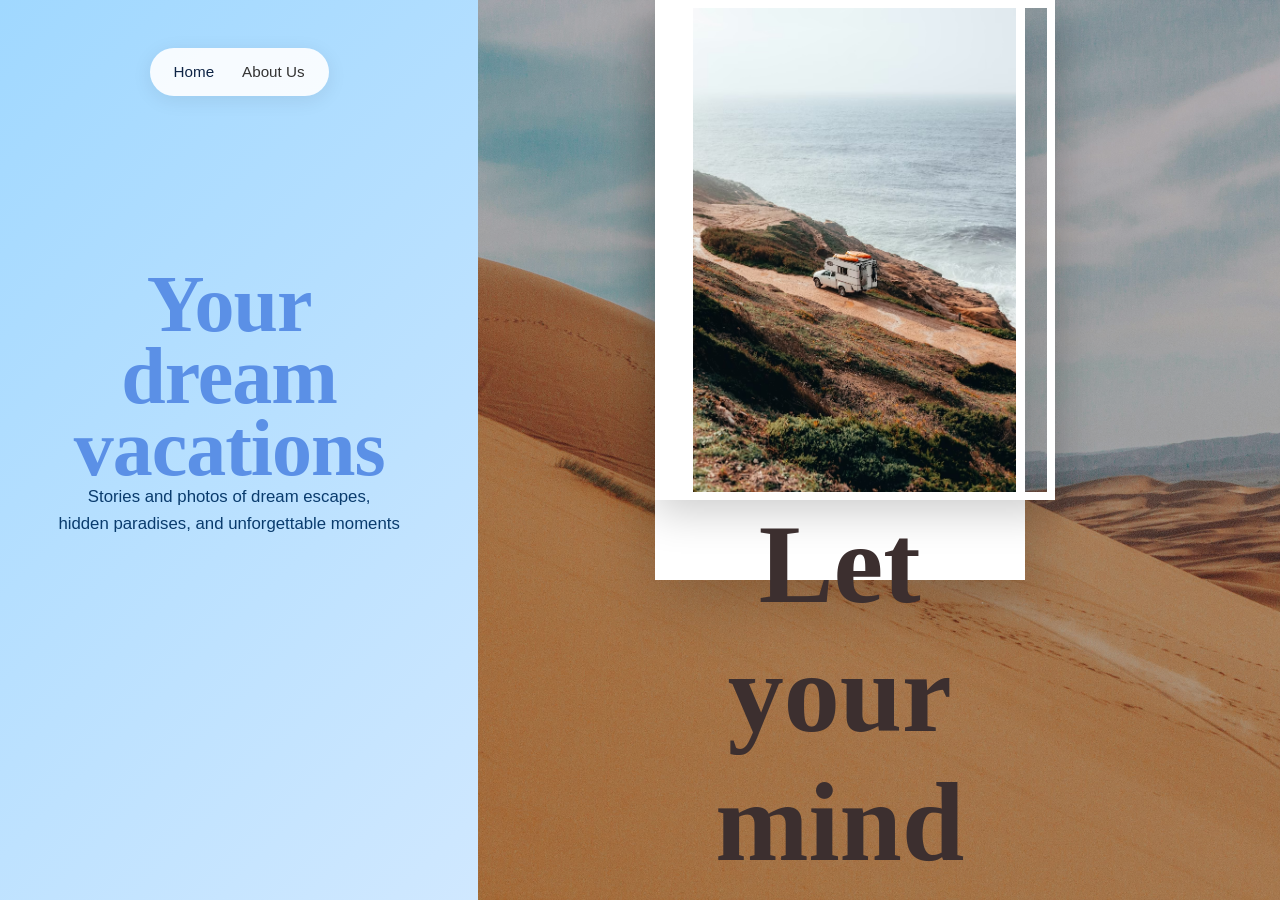
<file: index.html>
<!DOCTYPE html>
<html lang="ro">
<head>
  <meta charset="UTF-8" />
  <meta name="viewport" content="width=device-width,initial-scale=1" />
  <title>Your dream trip</title>
  <link rel="stylesheet" href="/style/index.css" />
</head>
<body>

  <aside class="left-panel" aria-label="Left navigation and hero">
    <!-- Nav -->
    <nav class="nav">
      <div class="nav-inner">
        <a href="index.html" class="nav-link active">Home</a>
        <a href="about.html" class="nav-link">About Us</a>
      </div>
    </nav>

    <!-- Hero -->
    <header class="hero">
      <div class="hero-content">
        <h1 class="title">Your dream <br> vacations</h1>
        <p class="subtitle">Stories and photos of dream escapes,<br>hidden paradises, and unforgettable moments</p>
      </div>
    </header>
  </aside>

  <!-- Right -->
  <main class="right" role="main">
    <!-- Featured -->
    <section class="featured-hero">
  <div class="featured-bg">
    <img src="poze/1.jpg" alt="Tasmania East Coast" class="bg-image">
    <div class="overlay"></div> 
  </div>

  <div class="container">
    <div class="featured-card-centered">
      <div class="featured-image-small">
        <img src="poze/2.avif" alt="Camper on cliff">
      </div>

      <div class="featured-text">
        <h1>Let your mind<br>go wild!</h1>
        <br>
        <br>
        <p class="scroll-hint">
          Scroll for more 
          <svg width="20" height="20" viewBox="0 0 24 24" fill="none" stroke="currentColor" stroke-width="2">
            <path d="M12 5v14m-7-7l7 7 7-7"/>
          </svg>
        </p>
      </div>
    </div>
  </div>
</section>


    <!-- Latest Stories -->
    <section class="latest">
      <div class="container">
        <h2 class="section-title">The most exquisite locations</h2>
        <div class="grid">
          <article class="card">
            <img src="/poze/7.jpg" alt="">
            <p class="cost">Approximate cost: €400–€850</p>
            <h3>Where Quiet Peaks Meet <br> Wild Freedom</h3>
            <button class="button"><p>View details</p></button>
            <div class="tooltip">
              Discover the absolute tranquility of alpine peaks, where clean air and wild trails create the perfect refuge for those who want to escape the city’s hustle. Spectacular hikes, endless panoramas, and rare moments of pure nature.<br><br>
              Cost: €350–€850<br>
              Duration: 2–7 days<br>
              People: 1–6
            </div>
          </article>
          <article class="card">
            <img src="/poze/4.png" alt="">
            <p class="cost">Approximate cost: €420–€980</p>
            <h3>Hidden Retreats Wrapped <br> in Nature’s Colors</h3>
            <button class="button"><p>View details</p></button>
            <div class="tooltip">
              An intimate escape in a corner of vibrant nature, perfect for complete relaxation. Hidden cottages, fragrant gardens, and a warm atmosphere where every sunrise becomes a story. Perfect for couples or anyone seeking peace and inspiration.<br><br>
              Cost: €420–€980<br>
              Duration: 3–6 days<br>
              People: 1–4
            </div>
          </article>
          <article class="card">
            <img src="poze/6.png" alt="">
            <p class="cost">Approximate cost: €280–€750</p>
            <h3>Freedom on Four Wheels: <br> Your Next Sunset Escape</h3>
            <button class="button"><p>View details</p></button>
            <div class="tooltip">
              Feel absolute freedom on a van journey where every stop reveals a new view. Coastal sunrises, evenings by the fire, and days full of spontaneity — the perfect vacation for explorers and adventure lovers.<br><br>
              Cost: €280–€750<br>
              Duration: 2–10 days<br>
              People: 1–3
            </div>
          </article>
          <article class="card">
            <img src="poze/5.jpg" alt="">
            <p class="cost">Approximate cost: €450–€1200</p>
            <h3>Lose Yourself in the Silence <br> of the Golden Sands</h3>
            <button class="button"><p>View details</p></button>
            <div class="tooltip">
              Step into a world where time slows down and the silence of the desert becomes an almost magical experience. Golden dunes, nights under a sky full of stars, and moments of introspection in an endless landscape.<br><br>
              Cost: €450–€1200<br>
              Duration: 3–8 days<br>
              People: 1–8
            </div>
          </article>
        </div>
        <a href="articles.html" class="view-all">View all articles</a>
      </div>
    </section>

    <!-- Upcoming  -->
    <section class="itinerary">
      <div class="container">
        <h2 class="section-title">Upcoming travels</h2>
        <h2 class="section-title"> Your chanse</h2>
        <div class="itinerary-list">
          <div class="itinerary-item">
            <span class="number">01</span>

            <div class="itinerary-row">
              <div class="itinerary-text">
                <h3>Glacier Express, Switzerland</h3>
                <p>
                  December 20<br>
                  A spectacular panoramic ride through the Swiss Alps, offering unforgettable<br>
                  mountain views and a smooth, scenic journey from Lucerne aboard the<br>
                  world-famous Glacier Express.
                </p>
                <p>Price: 650€</p>
                <p>Duration: 10h</p>
              </div>

              <img class="itinerary-photo" src="poze/10.jpg" alt="Glacier Express">
            </div>
          </div>

          <div class="itinerary-item">
            <span class="number">02</span>
              <div class="itinerary-row">
                <div class="itinerary-text">
                  <h3>Hidden Cottage — Apuseni Hills, Romania</h3>
                  <p>
                    A charming, secluded cottage at the edge of the Apuseni mountains — cozy interiors,
                    forest walks from the doorstep, starry nights and total relaxation.
                    Perfect for couples or small groups who want to recharge in nature.
                  </p>
                  <p>Price: €50–€130 / night</p>
                  <p>Duration: 2–5 days/p>
                  <p>People: 1–4</p>
                </div>
                <img class="itinerary-photo" src="poze/11.jpg" alt="Glacier Express">
              </div>
          </div>
        </div>
      </div>
      <svg class="wave" viewBox="0 0 1440 220" preserveAspectRatio="none" aria-hidden="true">
        <path d="M0,0 C320,150 1120,50 1440,0 L1440,220 L0,220 Z" fill="#f9f0e8"></path>
      </svg>
    </section>

    <!-- Closing -->
    <section class="closing">
      <div class="container">
        <p class="small">End of the trail</p>
        <h2 class="big">Less rush.<br>More wonder.</h2>
      </div>
    </section>

    <!-- Footer -->
    <footer class="footer">
      <div class="container">
        <nav class="footer-nav">
          <a href="index.html">Home</a>
          <a href="articles.html">Articles</a>
          <a href="about.html">About</a>
        </nav>
        <div class="social">
          <a href="#">Instagram</a>
          <a href="#">Facebook</a>
        </div>
        <p class="copyright">Copyright ©2025 · Your Dream Vacations</p>
      </div>
    </footer>
  </main>

</body>
</html>
</file>
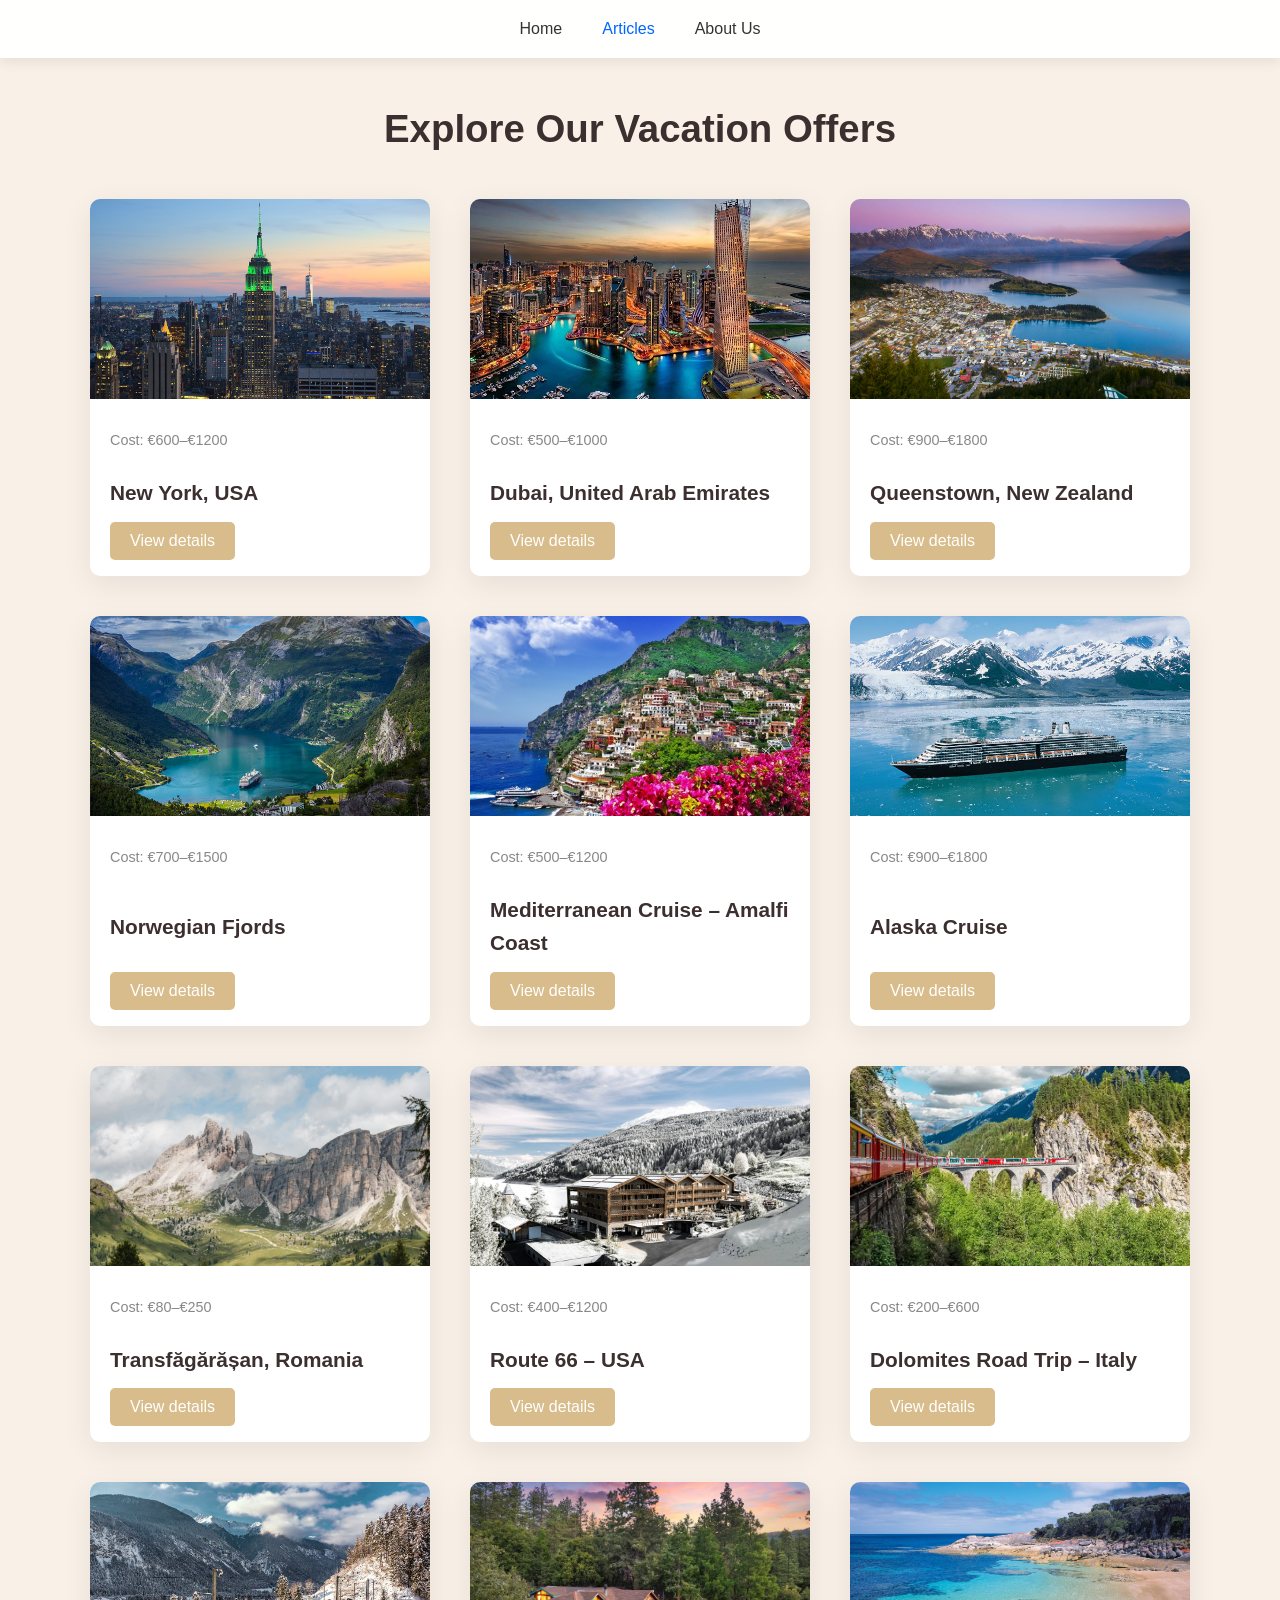
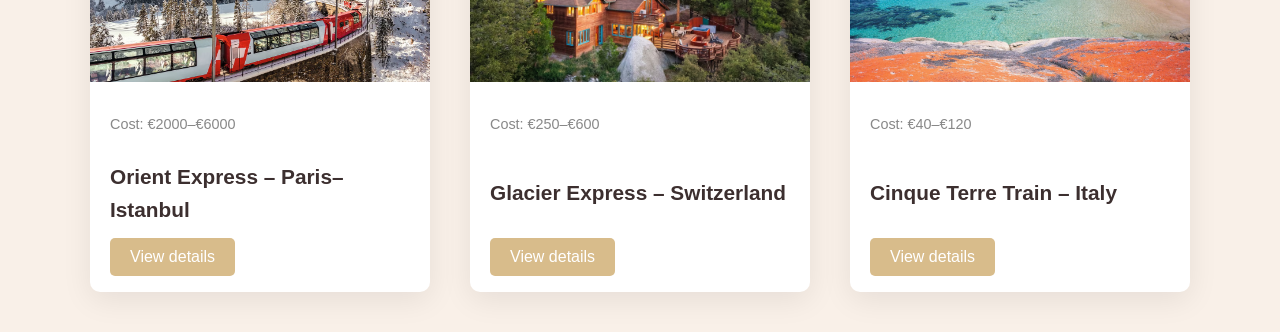
<file: articles.html>
<!DOCTYPE html>
<html lang="ro">
<head>
  <meta charset="UTF-8" />
  <meta name="viewport" content="width=device-width,initial-scale=1" />
  <title>Articles - Your Dream Vacations</title>
  <link rel="stylesheet" href="style/articles.css" />
</head>
<body>
  <nav class="top-nav">
    <a href="index.html">Home</a>
    <a href="articles.html" class="active">Articles</a>
    <a href="about.html">About Us</a>
  </nav>

  <main class="articles">
    <h1 class="section-title">Explore Our Vacation Offers</h1>

    <div class="articles-grid">
      <!-- Card 1 -->
      <div class="article-card">
        <img src="poze/newyork.jpg" alt="New York, SUA">
        <div class="content">
          <p class="cost">Cost: €600–€1200</p>
          <h3>New York, USA</h3>
          <button class="button">View details</button>
          <div class="tooltip">
            Discover the vibrant energy of a city that never sleeps.<br><br>
            Cost: €600–€1200<br>
            Duration: 4–10 days<br>
            People: 1–6
          </div>
        </div>
      </div>

      <!-- Card 2 -->
      <div class="article-card">
        <img src="poze/dubai.jpg" alt="Dubai, UAE">
        <div class="content">
          <p class="cost">Cost: €500–€1000</p>
          <h3>Dubai, United Arab Emirates</h3>
          <button class="button">View details</button>
          <div class="tooltip">
            Explore the fascinating contrast between desert and modern wonders.<br><br>
            Cost: €500–€1000<br>
            Duration: 3–7 days<br>
            People: 1–6
          </div>
        </div>
      </div>

      <!-- Card 3 -->
      <div class="article-card">
        <img src="poze/zeelanda.jpg" alt="Queenstown, NZ">
        <div class="content">
          <p class="cost">Cost: €900–€1800</p>
          <h3>Queenstown, New Zealand</h3>
          <button class="button">View details</button>
          <div class="tooltip">
            Step into the heart of the Southern Alps.<br><br>
            Cost: €900–€1800<br>
            Duration: 5–12 days<br>
            People: 1–6
          </div>
        </div>
      </div>

      <!-- Card 4 -->
      <div class="article-card">
        <img src="poze/norvegia.jpg" alt="Fiordurile Norvegiei">
        <div class="content">
          <p class="cost">Cost: €700–€1500</p>
          <h3>Norwegian Fjords</h3>
          <button class="button">View details</button>
          <div class="tooltip">
            Discover glacier-carved landscapes and calm waters.<br><br>
            Cost: €700–€1500<br>
            Duration: 5–10 days<br>
            People: 1–6
          </div>
        </div>
      </div>

      <!-- Card 5 -->
      <div class="article-card">
        <img src="poze/mediterana.jpg" alt="Coasta Amalfi">
        <div class="content">
          <p class="cost">Cost: €500–€1200</p>
          <h3>Mediterranean Cruise – Amalfi Coast</h3>
          <button class="button">View details</button>
          <div class="tooltip">
            Enjoy turquoise waters and colorful villages.<br><br>
            Cost: €500–€1200<br>
            Duration: 4–8 days<br>
            People: 1–6
          </div>
        </div>
      </div>

      <!-- Card 6 -->
      <div class="article-card">
        <img src="poze/alaska.jpg" alt="Croaziera Alaska">
        <div class="content">
          <p class="cost">Cost: €900–€1800</p>
          <h3>Alaska Cruise</h3>
          <button class="button">View details</button>
          <div class="tooltip">
            Explore pristine wilderness and icy waters.<br><br>
            Cost: €900–€1800<br>
            Duration: 6–12 days<br>
            People: 1–6
          </div>
        </div>
      </div>

      <!-- Card 7 -->
      <div class="article-card">
        <img src="poze/7.jpg" alt="Transfăgărășan">
        <div class="content">
          <p class="cost">Cost: €80–€250</p>
          <h3>Transfăgărășan, Romania</h3>
          <button class="button">View details</button>
          <div class="tooltip">
            Drive on spectacular alpine roads.<br><br>
            Cost: €80–€250<br>
            Duration: 1–3 days<br>
            People: 1–6
          </div>
        </div>
      </div>

      <!-- Card 8 -->
      <div class="article-card">
        <img src="poze/8.jpg" alt="Route 66">
        <div class="content">
          <p class="cost">Cost: €400–€1200</p>
          <h3>Route 66 – USA</h3>
          <button class="button">View details</button>
          <div class="tooltip">
            Travel the most iconic American road.<br><br>
            Cost: €400–€1200<br>
            Duration: 4–14 days<br>
            People: 1–6
          </div>
        </div>
      </div>

      <!-- Card 9 -->
      <div class="article-card">
        <img src="poze/9.jpg" alt="Dolomiți">
        <div class="content">
          <p class="cost">Cost: €200–€600</p>
          <h3>Dolomites Road Trip – Italy</h3>
          <button class="button">View details</button>
          <div class="tooltip">
            Explore dramatic mountain scenery.<br><br>
            Cost: €200–€600<br>
            Duration: 2–7 days<br>
            People: 1–6
          </div>
        </div>
      </div>

      <!-- Card 10 -->
      <div class="article-card">
        <img src="poze/10.jpg" alt="Orient Express">
        <div class="content">
          <p class="cost">Cost: €2000–€6000</p>
          <h3>Orient Express – Paris–Istanbul</h3>
          <button class="button">View details</button>
          <div class="tooltip">
            A legendary journey of elegance and mystery.<br><br>
            Cost: €2000–€6000<br>
            Duration: 4–6 days<br>
            People: 1–6
          </div>
        </div>
      </div>

      <!-- Card 11 -->
      <div class="article-card">
        <img src="poze/11.jpg" alt="Glacier Express">
        <div class="content">
          <p class="cost">Cost: €250–€600</p>
          <h3>Glacier Express – Switzerland</h3>
          <button class="button">View details</button>
          <div class="tooltip">
            Panoramic journey through the Alps.<br><br>
            Cost: €250–€600<br>
            Duration: 1–2 days<br>
            People: 1–6
          </div>
        </div>
      </div>

      <!-- Card 12 -->
      <div class="article-card">
        <img src="poze/12.jpg" alt="Cinque Terre">
        <div class="content">
          <p class="cost">Cost: €40–€120</p>
          <h3>Cinque Terre Train – Italy</h3>
          <button class="button">View details</button>
          <div class="tooltip">
            Discover colorful cliffside villages.<br><br>
            Cost: €40–€120<br>
            Duration: 1–3 days<br>
            People: 1–6
          </div>
        </div>
      </div>

    </div>
  </main>
</body>
</html>
</file>
<file: style/index.css>
@charset "UTF-8";
/* VARIABLES */
:root {
  --left-w: 44vw;
  --left-min: 360px;
  --gap: 32px;
}

* {
  margin: 0;
  padding: 0;
  box-sizing: border-box;
}

html, body {
  height: 100%;
}

body {
  font-family: "Inter", sans-serif;
  background: #be7331;
  color: #222;
  line-height: 1.6;
  overflow: hidden;
}

:root {
  --left-w: 44vw;
  --left-min: 360px;
  --gap: 32px;
}

/* base reset */
* {
  margin: 0;
  padding: 0;
  box-sizing: border-box;
}

html, body {
  height: 100%;
}

body {
  font-family: "Inter", sans-serif;
  background: #c29064;
  color: #222;
  line-height: 1.6;
  overflow: hidden;
}

/* LEFT PANEL */
.left-panel {
  position: fixed;
  left: 0;
  top: 0;
  height: 100vh;
  width: calc(var(--left-w 39vw));
  min-width: var(--left-min);
  background: linear-gradient(135deg, #a0d8ff 0%, #d0e8ff 100%);
  display: flex;
  flex-direction: column;
  justify-content: flex-start;
  padding: 48px 40px;
  gap: var(--gap);
  z-index: 1200;
}

/* NAV inside left panel */
.nav {
  background: rgba(255, 255, 255, 0.9);
  padding: 12px 24px;
  border-radius: 999px;
  box-shadow: 0 4px 20px rgba(0, 0, 0, 0.08);
  align-self: center;
}

.nav-inner {
  display: flex;
  gap: 28px;
}

.nav-link {
  color: #333;
  text-decoration: none;
  font-weight: 500;
  font-size: 0.95rem;
}

.nav-link.active {
  color: #0e2445;
}

/* HERO content in left panel */
.hero {
  margin-top: 35%;
  text-align: center;
}

.hero .hero-content {
  max-width: 95%;
}

.title {
  color: var(--Text-Headline-2, #5b90e6);
  text-align: center;
  font-family: "Gasoek One";
  font-size: 5rem;
  font-style: normal;
  font-weight: 4000;
  line-height: 90%;
  letter-spacing: -1px;
}

.subtitle {
  font-size: 1.05rem;
  color: #003366;
  opacity: 0.95;
}

/* RIGHT PANEL (scrollable) */
.right {
  position: absolute;
  top: 0;
  right: 0;
  left: 31.2%;
  bottom: 0;
  background: transparent;
  overflow-y: auto;
}

.container {
  max-width: 1100px;
  margin: 0 auto;
}

/* Featured Hero Section */
.featured-hero {
  position: relative;
  min-height: 100vh;
  display: flex;
  align-items: left;
  overflow: hidden;
}

.featured-bg {
  position: absolute;
  top: 0;
  left: 0;
  right: 0;
  bottom: 0;
  z-index: 1;
}

.bg-image {
  width: 100%;
  height: 100%;
  -o-object-fit: cover;
     object-fit: cover;
}

.overlay {
  position: absolute;
  top: 0;
  left: 0;
  right: 0;
  bottom: 0;
  background: rgba(0, 0, 0, 0.25);
  z-index: 2;
}

/* Cardul alb centrat */
.featured-card-centered {
  position: relative;
  z-index: 10;
  background-color: white;
  width: 370px;
  height: 580px;
  box-shadow: 0 20px 60px rgba(0, 0, 0, 0.18);
  text-align: center;
}

/* Poza mică în interiorul cardului */
.featured-image-small {
  display: flex;
  width: 400px;
  height: 500px;
  flex-direction: column;
  align-items: center;
  flex-shrink: 0;
  overflow: hidden;
  box-shadow: 0 12px 40px rgba(0, 0, 0, 0.2);
  border: 8px solid white;
}

.featured-image-small img {
  width: 100%;
  height: 100%;
  -o-object-fit: scale-down;
     object-fit: scale-down;
}

.featured-text h1 {
  font-family: "Playfair Display", serif;
  font-size: 7rem;
  line-height: 1.15;
  color: #3c2f2f;
  margin: 0 0 40px;
}

.scroll-hint {
  font-size: 1.1rem;
  color: #555;
  display: flex;
  align-items: left;
  justify-content: center;
  gap: 8px;
  margin-top: 20px;
}

.scroll-hint svg {
  animation: bounce 2s infinite;
}

/* Animație săgeată */
@keyframes bounce {
  0%, 20%, 50%, 80%, 100% {
    transform: translateY(0);
  }
  40% {
    transform: translateY(8px);
  }
  60% {
    transform: translateY(4px);
  }
}
@media (max-width: 768px) {
  .featured-text h1 {
    font-size: 2.4rem;
  }
  .featured-card-centered {
    padding: 32px 24px;
  }
  .featured-image-small {
    max-width: 300px;
  }
}
/* Latest */
.latest {
  padding: 30px 0;
  background-color: #F9F1E2;
  display: flex;
  flex-direction: column;
}

.section-title {
  padding: 20px 0;
  font-size: 2.4rem;
  margin-bottom: 40px;
  color: #3c2f2f;
  text-align: center;
}

.grid {
  display: grid;
  grid-template-columns: repeat(2, 1fr);
  gap: 50px;
  margin-bottom: 30px;
  justify-items: center;
}

.card {
  position: relative;
  width: 400px;
  height: 600px;
  background: white;
  overflow: hidden;
  box-shadow: 0 8px 30px rgba(0, 0, 0, 0.08);
  transition: transform 0.3s;
  display: block;
  padding: 16px 18px 8px;
  color: #888;
  font-size: 0.9rem;
  align-items: center;
  border-radius: 10px;
}

.tooltip {
  position: absolute;
  bottom: 20px;
  left: 50%;
  transform: translateX(-50%);
  width: 260px;
  background: white;
  color: #222;
  padding: 16px;
  font-size: 0.9rem;
  line-height: 1.4;
  border-radius: 10px;
  box-shadow: 0 6px 25px rgba(0, 0, 0, 0.15);
  opacity: 0;
  visibility: hidden;
  transition: opacity 0.3s ease, transform 0.3s ease;
  z-index: 999;
}

.button:hover + .tooltip {
  opacity: 1;
  visibility: visible;
  transform: translateX(-50%) translateY(-10px);
}

.card img {
  padding: 10px 10px 0 10px;
  width: 100%;
  height: 200px;
  border-radius: 30px;
  -o-object-fit: cover;
     object-fit: cover;
}

.cost {
  display: block;
  padding: 16px 18px 8px;
  color: #888;
  font-size: 0.9rem;
  text-align: center;
  font-family: "Plus Jakarta Sans";
}

.card h3 {
  padding: 0 18px 20px;
  font-size: 1.3rem;
  line-height: 1.3;
  text-align: center;
  color: black;
  font-family: "Plus Jakarta Sans";
}

.view-all {
  color: #014dbf;
  text-decoration: none;
  font-weight: 600;
  border: 1px solid #d8bc8b;
  border-radius: 200px;
  padding: 10px 50px;
  width: 250px;
  height: 100px;
  background-color: #fdebcb;
}

.view-all:hover {
  color: #00a8fd;
  opacity: 1;
  transition: background-color 0.3s, color 0.8s, opacity 0.3s;
}

.button {
  margin-top: 12px;
  padding: 10px 20px;
  background-color: #d8bc8b;
  color: white;
  border: none;
  border-radius: 5px;
  cursor: pointer;
  font-size: 1rem;
}

.button:hover {
  background-color: #ffc96c;
}

/* Itinerary */
.itinerary {
  background: #ffedce;
  color: black;
  font-family: "Plus Jakarta Sans";
  padding: 60px 0 80px;
  position: relative;
}

.itinerary .section-title {
  color: #3c2f2f;
  margin-bottom: 40px;
  text-align: center;
}

.itinerary-list {
  max-width: 900px;
  margin: 0 auto;
}

.itinerary-item {
  display: flex;
  align-items: flex-start;
  gap: 24px;
  margin-bottom: 28px;
  padding-bottom: 28px;
  border-bottom: 1px dashed rgba(255, 255, 255, 0.12);
}

.itinerary-item:last-child {
  border-bottom: none;
  margin-bottom: 0;
  padding-bottom: 0;
}

.number {
  font-size: 4.2rem;
  font-weight: 700;
  color: #3c2f2f;
  line-height: 1;
}

.itinerary-row {
  display: flex !important;
  justify-content: space-between;
  align-items: flex-start;
  width: 100%;
  gap: 20px;
}

.itinerary-text {
  flex: 1;
}

.itinerary-photo {
  width: 300px;
  height: auto;
  border-radius: 10px;
  -o-object-fit: cover;
     object-fit: cover;
}

/* Closing */
.closing {
  padding: 80px 0 60px;
  text-align: center;
  background: #f9f0e8;
}

.closing .small {
  font-size: 1.05rem;
  color: #8b6f47;
  margin-bottom: 14px;
}

.closing .big {
  font-size: 3.6rem;
  font-weight: 900;
  color: #3c2f2f;
  line-height: 1;
}

/* Footer */
.footer {
  padding: 40px 0 24px;
  text-align: center;
  background: #f9f0e8;
}

.footer-nav a {
  margin: 0 16px;
  color: #555;
  text-decoration: none;
  font-weight: 500;
}

.social a {
  margin: 18px 12px 0;
  color: #777;
  font-size: 1.05rem;
}

copyright {
  margin-top: 18px;
  color: #999;
  font-size: 0.9rem;
}

@media (max-width: 900px) {
  :root {
    --left-w: 100%;
  }
  body {
    overflow: auto;
  }
  .left-panel {
    position: static;
    width: 100%;
    height: auto;
    padding: 24px;
    border-bottom-left-radius: 0;
    border-bottom-right-radius: 0;
  }
  .right {
    position: static;
    left: 0;
    top: auto;
    bottom: auto;
    right: auto;
    padding: 24px;
    overflow: visible;
  }
  .title {
    font-size: 2.4rem;
  }
  .featured-card {
    grid-template-columns: 1fr;
    padding: 20px;
  }
  .hero {
    margin-top: 16px;
  }
  .number {
    font-size: 3rem;
  }
  .closing .big {
    font-size: 2.4rem;
  }
}/*# sourceMappingURL=index.css.map */
</file>
<file: style/articles.css>
/* TOP NAV */
.top-nav {
  position: sticky;
  top: 0;
  z-index: 1000;
  background: rgba(255, 255, 255, 0.95);
  display: flex;
  justify-content: center;
  padding: 16px 0;
  box-shadow: 0 4px 12px rgba(0, 0, 0, 0.08);
}

.top-nav a {
  margin: 0 20px;
  color: #333;
  text-decoration: none;
  font-weight: 500;
  font-size: 1rem;
}

.top-nav a.active {
  color: #0066ff;
}

body {
  font-family: "Inter", sans-serif;
  background: #f9f0e8;
  color: #222;
  line-height: 1.6;
  margin: 0;
  padding: 0;
}

/* ARTICLES LAYOUT */
main.articles {
  max-width: 1100px;
  margin: 40px auto;
  padding: 0 20px;
}

h1.section-title {
  text-align: center;
  font-size: 2.4rem;
  color: #3c2f2f;
  margin-bottom: 40px;
}

.articles-grid {
  display: grid;
  grid-template-columns: repeat(auto-fit, minmax(300px, 1fr));
  gap: 40px;
}

/* ARTICLE CARD */
.article-card {
  background: white;
  border-radius: 10px;
  box-shadow: 0 8px 30px rgba(0, 0, 0, 0.08);
  overflow: hidden;
  display: flex;
  flex-direction: column;
  transition: transform 0.3s;
}

.article-card:hover {
  transform: translateY(-5px);
}

.article-card img {
  width: 100%;
  height: 200px;
  -o-object-fit: cover;
     object-fit: cover;
}

.article-card .content {
  padding: 16px 20px;
  flex: 1;
  display: flex;
  flex-direction: column;
  justify-content: space-between;
}

.article-card h3 {
  margin: 12px 0;
  color: #3c2f2f;
  font-size: 1.3rem;
}

.article-card p.cost {
  color: #888;
  font-size: 0.9rem;
  margin-bottom: 12px;
}

.article-card button {
  align-self: flex-start;
  padding: 10px 20px;
  background-color: #d8bc8b;
  color: white;
  border: none;
  border-radius: 5px;
  cursor: pointer;
  font-size: 1rem;
}

.article-card button:hover {
  background-color: #ffc96c;
}

/* TOOLTIP */
.tooltip {
  position: absolute;
  bottom: 20px;
  left: 50%;
  transform: translateX(-50%);
  width: 260px;
  background: white;
  color: #222;
  padding: 16px;
  font-size: 0.9rem;
  line-height: 1.4;
  border-radius: 10px;
  box-shadow: 0 6px 25px rgba(0, 0, 0, 0.15);
  opacity: 0;
  visibility: hidden;
  transition: opacity 0.3s ease, transform 0.3s ease;
  z-index: 999;
}

.button:hover + .tooltip {
  opacity: 1;
  visibility: visible;
  transform: translateX(-50%) translateY(-10px);
}

/* RESPONSIVE */
@media (max-width: 768px) {
  h1.section-title {
    font-size: 2rem;
  }
}
</file>
